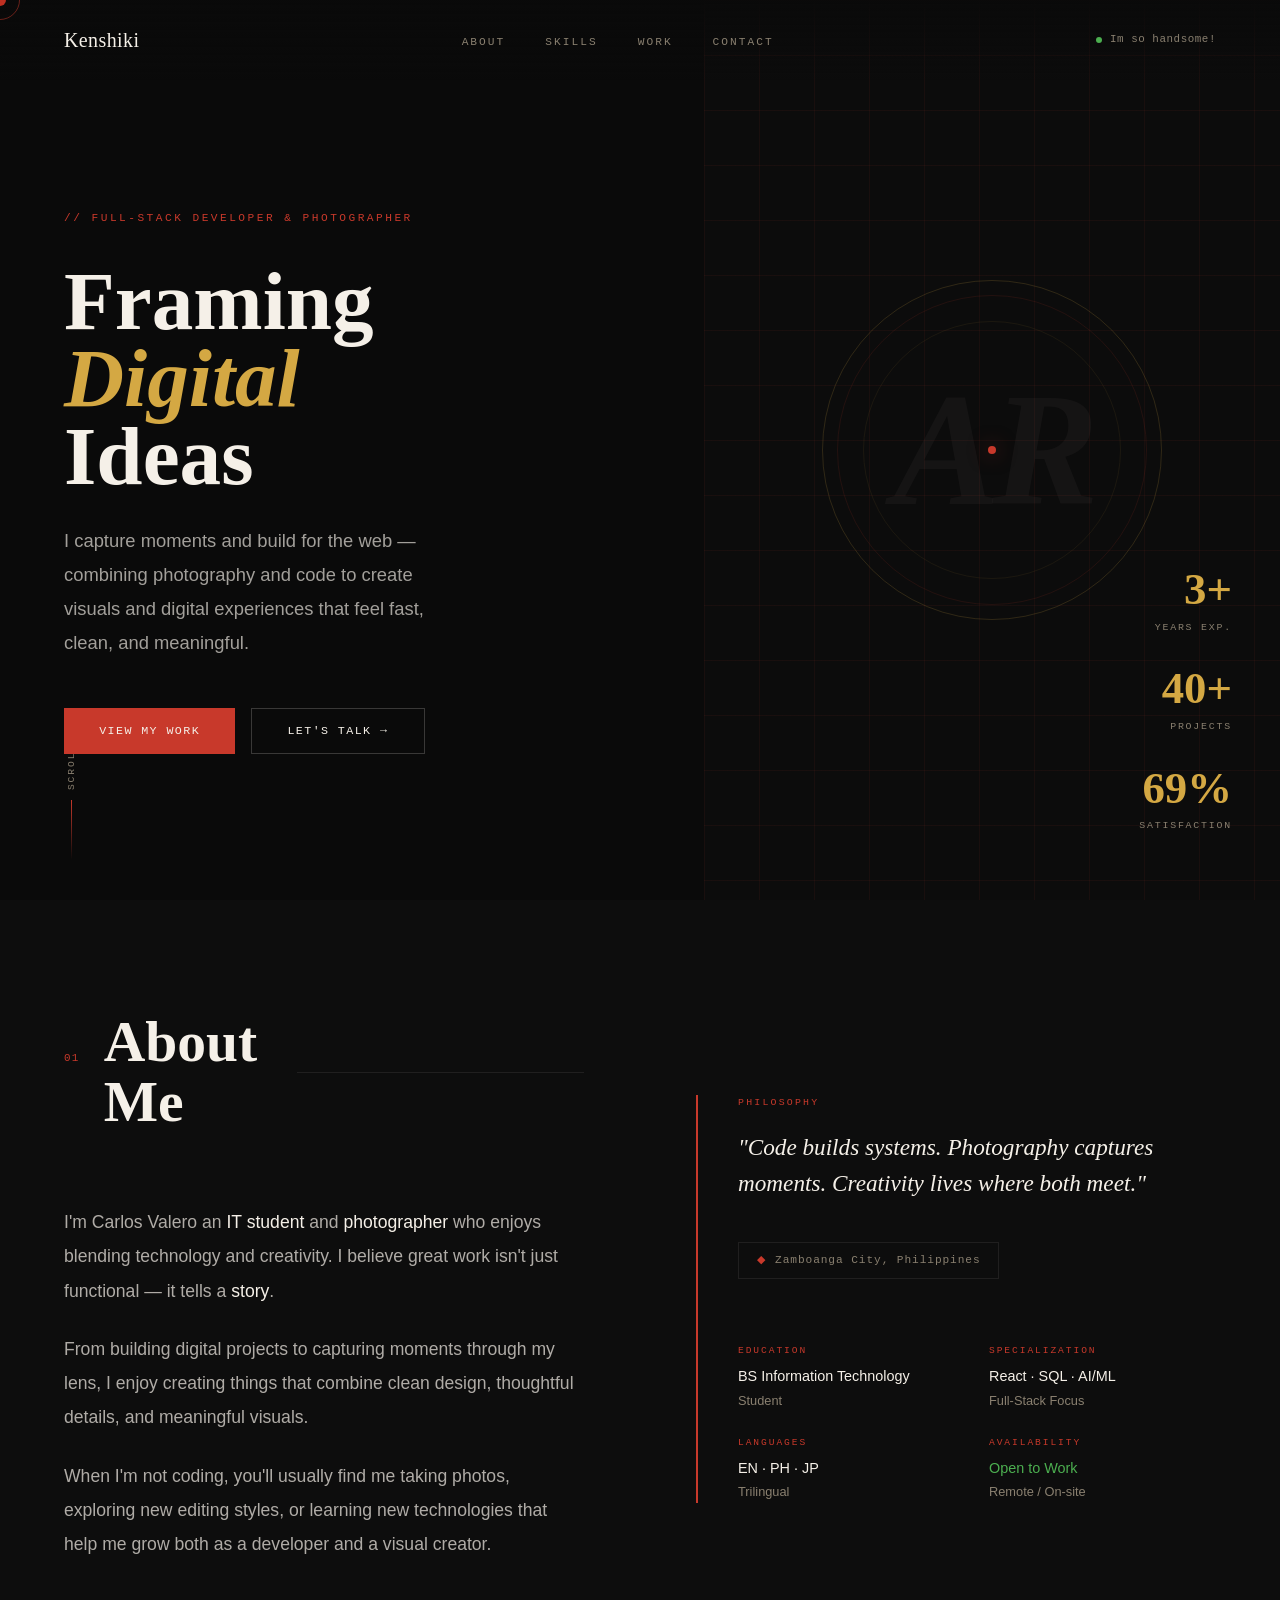
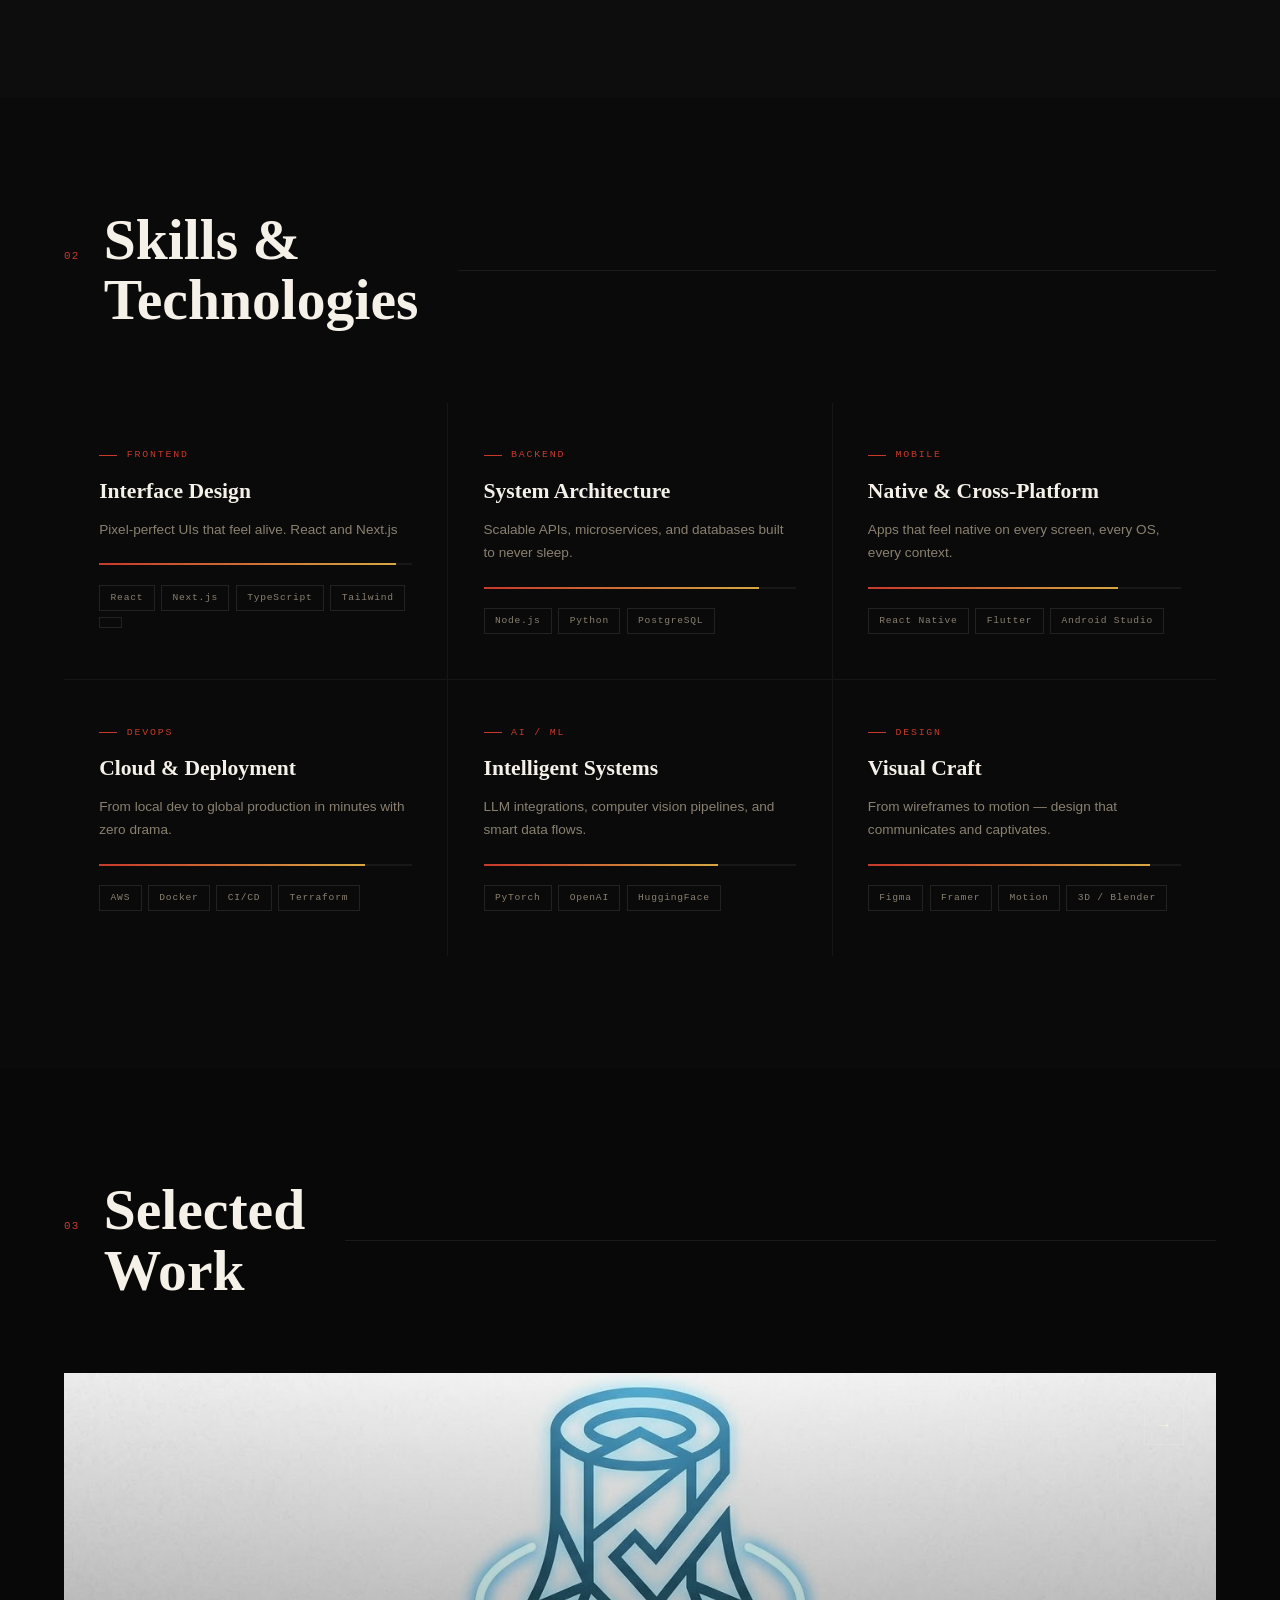
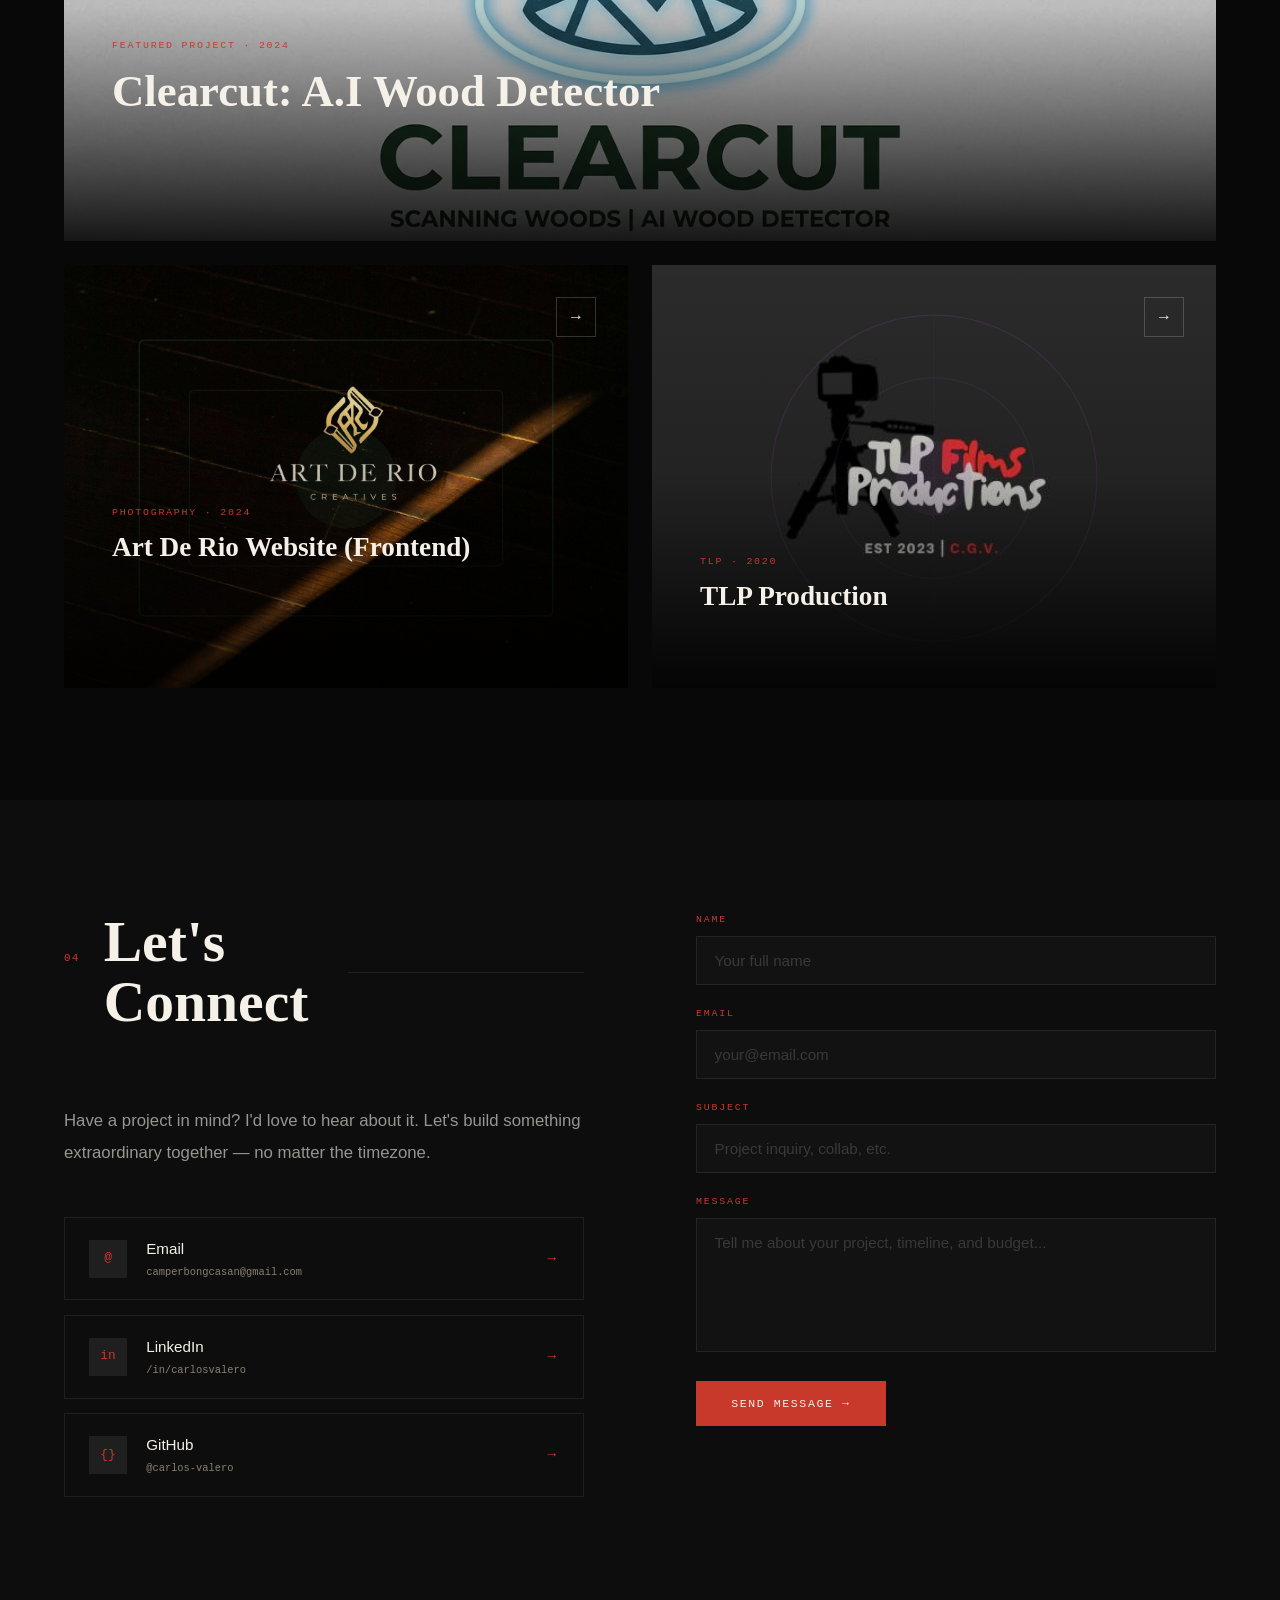
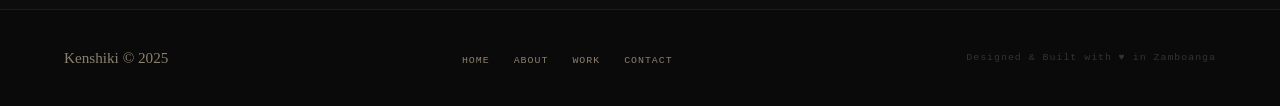
<file: Port/index.html>
<!DOCTYPE html>
<html lang="en">
<head>
<meta charset="UTF-8">
<meta name="viewport" content="width=device-width, initial-scale=1.0">
<title>Carlos Valero — Full-Stack Developer</title>
<link rel="preconnect" href="https://fonts.googleapis.com">
<link rel="preconnect" href="https://fonts.gstatic.com" crossorigin>
<link rel="stylesheet" href="styles.css">
</head>
<body>

<!-- Custom Cursor -->
<div id="cursor"></div>
<div id="cursor-ring"></div>

<!-- Navigation -->
<nav id="navbar">
  <a href="#home" class="nav-logo">Kenshiki</a>
  <ul class="nav-links">
    <li><a href="#about">About</a></li>
    <li><a href="#skills">Skills</a></li>
    <li><a href="#projects">Work</a></li>
    <li><a href="#contact">Contact</a></li>
  </ul>
  <div class="nav-status">
    <div class="status-dot"></div>
    Im so handsome!
  </div>
</nav>

<!-- Hero -->
<section class="hero" id="home">
  <div class="hero-left">
    <span class="hero-label">// Full-Stack Developer &amp; Photographer</span>
    <h1 class="hero-name">
      Framing<br>
      <em>Digital</em><br>
      Ideas 
    </h1>
    <p class="hero-tagline">
      I capture moments and build for the web — combining photography and code to create visuals and digital experiences that feel fast, clean, and meaningful.
    </p>
    <div class="hero-cta">
      <button class="btn-primary" onclick="document.getElementById('projects').scrollIntoView({behavior:'smooth'})">View My Work</button>
      <button class="btn-outline" onclick="document.getElementById('contact').scrollIntoView({behavior:'smooth'})">Let's Talk →</button>
    </div>
  </div>
  <div class="hero-right">
    <div class="hero-grid-bg"></div>
    <div class="hero-orb"></div>
    <div class="hero-monogram">AR</div>
    <div class="hero-dot"></div>
    <div class="hero-stats">
      <div class="stat">
        <span class="stat-num">3+</span>
        <span class="stat-label">Years Exp.</span>
      </div>
      <div class="stat">
        <span class="stat-num">40+</span>
        <span class="stat-label">Projects</span>
      </div>
      <div class="stat">
        <span class="stat-num">69%</span>
        <span class="stat-label">Satisfaction</span>
      </div>
    </div>
  </div>
  <div class="scroll-hint">
    <span>Scroll</span>
    <div class="scroll-line"></div>
  </div>
</section>

<!-- About -->
<section class="about-section section-wrap" id="about">
  <div class="about-body">
    <div class="section-header reveal">
      <span class="section-num">01</span>
      <h2 class="section-title">About<br>Me</h2>
      <div class="section-rule"></div>
    </div>
<p class="reveal" style="transition-delay:0.1s">
  I'm Carlos Valero an <strong>IT student</strong> and <strong>photographer</strong> who enjoys blending technology and creativity. I believe great work isn't just functional — it tells a <strong>story</strong>.
</p>
<p class="reveal" style="transition-delay:0.2s">
  From building digital projects to capturing moments through my lens, I enjoy creating things that combine clean design, thoughtful details, and meaningful visuals.
</p>
<p class="reveal" style="transition-delay:0.3s">
  When I'm not coding, you'll usually find me taking photos, exploring new editing styles, or learning new technologies that help me grow both as a developer and a visual creator.
</p>
  </div>
  <div class="about-sidebar reveal" style="transition-delay:0.2s">
    <div class="sidebar-label">Philosophy</div>
    <p class="sidebar-quote">"Code builds systems. Photography captures moments. Creativity lives where both meet."</p>
    <div class="location-pill"><span class="pin">◆</span> Zamboanga City, Philippines</div>
    <div class="about-meta">
      <div class="meta-item">
        <div class="meta-label">Education</div>
        <div class="meta-val">BS Information Technology</div>
        <div class="meta-sub">Student</div>
      </div>
      <div class="meta-item">
        <div class="meta-label">Specialization</div>
        <div class="meta-val">React · SQL · AI/ML</div>
        <div class="meta-sub">Full-Stack Focus</div>
      </div>
      <div class="meta-item">
        <div class="meta-label">Languages</div>
        <div class="meta-val">EN · PH · JP</div>
        <div class="meta-sub">Trilingual</div>
      </div>
      <div class="meta-item">
        <div class="meta-label">Availability</div>
        <div class="meta-val" style="color:#4caf50">Open to Work</div>
        <div class="meta-sub">Remote / On-site</div>
      </div>
    </div>
  </div>
</section>

<!-- Skills -->
<section class="skills-section section-wrap" id="skills">
  <div class="section-header reveal">
    <span class="section-num">02</span>
    <h2 class="section-title">Skills &amp;<br>Technologies</h2>
    <div class="section-rule"></div>
  </div>
  <div class="skills-grid">

    <div class="skill-card reveal">
      <div class="skill-eyebrow">Frontend</div>
      <div class="skill-name">Interface Design</div>
      <p class="skill-desc">Pixel-perfect UIs that feel alive. React and Next.js</p>
      <div class="skill-progress"><div class="skill-bar" data-level="0.95"></div></div>
      <div class="skill-tags">
        <span class="tag">React</span><span class="tag">Next.js</span><span class="tag">TypeScript</span><span class="tag">Tailwind</span><span class="tag"></span>
      </div>
    </div>

    <div class="skill-card reveal" style="transition-delay:0.08s">
      <div class="skill-eyebrow">Backend</div>
      <div class="skill-name">System Architecture</div>
      <p class="skill-desc">Scalable APIs, microservices, and databases built to never sleep.</p>
      <div class="skill-progress"><div class="skill-bar" data-level="0.88"></div></div>
      <div class="skill-tags">
        <span class="tag">Node.js</span><span class="tag">Python</span><span class="tag">PostgreSQL</span>
      </div>
    </div>

    <div class="skill-card reveal" style="transition-delay:0.16s">
      <div class="skill-eyebrow">Mobile</div>
      <div class="skill-name">Native & Cross-Platform</div>
      <p class="skill-desc">Apps that feel native on every screen, every OS, every context.</p>
      <div class="skill-progress"><div class="skill-bar" data-level="0.80"></div></div>
      <div class="skill-tags">
        <span class="tag">React Native</span><span class="tag">Flutter</span><span class="tag">Android Studio</span>
      </div>
    </div>

    <div class="skill-card reveal" style="transition-delay:0.24s">
      <div class="skill-eyebrow">DevOps</div>
      <div class="skill-name">Cloud & Deployment</div>
      <p class="skill-desc">From local dev to global production in minutes with zero drama.</p>
      <div class="skill-progress"><div class="skill-bar" data-level="0.85"></div></div>
      <div class="skill-tags">
        <span class="tag">AWS</span><span class="tag">Docker</span><span class="tag">CI/CD</span><span class="tag">Terraform</span>
      </div>
    </div>

    <div class="skill-card reveal" style="transition-delay:0.32s">
      <div class="skill-eyebrow">AI / ML</div>
      <div class="skill-name">Intelligent Systems</div>
      <p class="skill-desc">LLM integrations, computer vision pipelines, and smart data flows.</p>
      <div class="skill-progress"><div class="skill-bar" data-level="0.75"></div></div>
      <div class="skill-tags">
        <span class="tag">PyTorch</span><span class="tag">OpenAI</span><span class="tag">HuggingFace</span>
      </div>
    </div>

    <div class="skill-card reveal" style="transition-delay:0.40s">
      <div class="skill-eyebrow">Design</div>
      <div class="skill-name">Visual Craft</div>
      <p class="skill-desc">From wireframes to motion — design that communicates and captivates.</p>
      <div class="skill-progress"><div class="skill-bar" data-level="0.90"></div></div>
      <div class="skill-tags">
        <span class="tag">Figma</span><span class="tag">Framer</span><span class="tag">Motion</span><span class="tag">3D / Blender</span>
      </div>
    </div>

  </div>
</section>

<!-- Projects -->
<section class="projects-section section-wrap" id="projects">
  <div class="section-header reveal">
    <span class="section-num">03</span>
    <h2 class="section-title">Selected<br>Work</h2>
    <div class="section-rule"></div>
  </div>
  <div class="projects-grid">

    <!-- Featured -->
    <div class="project-card featured reveal">
      <div class="proj-bg bg-1" style="background-image: url('unnamed.jpg'); background-size: cover; background-position: center;">
      </div>
      <div class="proj-overlay"></div>
      <div class="proj-content">
        <div class="proj-tag">Featured Project · 2024</div>
        <h3 class="proj-title">Clearcut: A.I Wood Detector</h3>
        <p class="proj-desc">AI-powered wood detection and scanning system. Advanced computer vision technology that identifies wood types and quality in real-time, revolutionizing forestry and lumber industry workflows with precision and speed.</p>
      </div>
      <div class="proj-arrow">→</div>
    </div>

    <!-- Card 2 -->
    <div class="project-card reveal" style="transition-delay:0.1s">
      <div class="proj-bg bg-2" style="background-image: url('art.jpg'); background-size: cover; background-position: center;">
        <svg class="proj-geo" viewBox="0 0 450 340" preserveAspectRatio="xMidYMid slice" xmlns="http://www.w3.org/2000/svg">
          <rect x="60" y="60" width="330" height="220" rx="4" fill="none" stroke="rgba(80,180,120,0.18)" stroke-width="1"/>
          <rect x="100" y="100" width="250" height="140" rx="4" fill="none" stroke="rgba(80,180,120,0.10)" stroke-width="1"/>
          <circle cx="225" cy="170" r="40" fill="rgba(80,180,120,0.08)"/>
        </svg>
      </div>
      <div class="proj-overlay"></div>
      <div class="proj-content">
        <div class="proj-tag">Photography · 2024</div>
        <h3 class="proj-title">Art De Rio Website (Frontend)</h3>
        <p class="proj-desc">Art De Rio is a photography service that captures moments, emotions, and stories through the lens—turning everyday scenes into timeless visual memories.</p>
      </div>
      <div class="proj-arrow">→</div>
    </div>

    <!-- Card 3 -->
    <div class="project-card reveal" style="transition-delay:0.2s">
      <div class="proj-bg bg-3" style="background-image: url('tlp.jpg'); background-size: cover; background-position: center;">
        <svg class="proj-geo" viewBox="0 0 450 340" preserveAspectRatio="xMidYMid slice" xmlns="http://www.w3.org/2000/svg">
          <circle cx="225" cy="170" r="130" fill="none" stroke="rgba(160,80,200,0.18)" stroke-width="1"/>
          <circle cx="225" cy="170" r="80"  fill="none" stroke="rgba(160,80,200,0.12)" stroke-width="1"/>
          <circle cx="225" cy="170" r="30"  fill="rgba(160,80,200,0.10)"/>
          <line x1="225" y1="40"  x2="225" y2="300" stroke="rgba(160,80,200,0.06)" stroke-width="1"/>
          <line x1="95"  y1="170" x2="355" y2="170" stroke="rgba(160,80,200,0.06)" stroke-width="1"/>
        </svg>
      </div>
      <div class="proj-overlay"></div>
      <div class="proj-content">
        <div class="proj-tag">TLP · 2020</div>
        <h3 class="proj-title">TLP Production</h3>
        <p class="proj-desc">Photo and Videography artworks</p>
      </div>
      <div class="proj-arrow">→</div>
    </div>

  </div>
</section>

<!-- Contact -->
<section class="contact-section section-wrap" id="contact">
  <div>
    <div class="section-header reveal">
      <span class="section-num">04</span>
      <h2 class="section-title">Let's<br>Connect</h2>
      <div class="section-rule"></div>
    </div>
    <p class="contact-intro reveal" style="transition-delay:0.1s">
      Have a project in mind? I'd love to hear about it. Let's build something extraordinary together — no matter the timezone.
    </p>
    <div class="contact-links reveal" style="transition-delay:0.2s">
      <a class="contact-link" href="mailto:camperbongcasan@gmail.com">
        <div class="link-icon">@</div>
        <div class="link-info">
          <div class="link-name">Email</div>
          <div class="link-val">camperbongcasan@gmail.com</div>
        </div>
        <span class="link-arr">→</span>
      </a>
      <a class="contact-link" href="#">
        <div class="link-icon">in</div>
        <div class="link-info">
          <div class="link-name">LinkedIn</div>
          <div class="link-val">/in/carlosvalero</div>
        </div>
        <span class="link-arr">→</span>
      </a>
      <a class="contact-link" href="#">
        <div class="link-icon">{}</div>
        <div class="link-info">
          <div class="link-name">GitHub</div>
          <div class="link-val">@carlos-valero</div>
        </div>
        <span class="link-arr">→</span>
      </a>
    </div>
  </div>

  <div class="contact-form reveal" style="transition-delay:0.15s">
    <div class="form-group">
      <label for="name">Name</label>
      <input type="text" id="name" placeholder="Your full name">
    </div>
    <div class="form-group">
      <label for="email">Email</label>
      <input type="email" id="email" placeholder="your@email.com">
    </div>
    <div class="form-group">
      <label for="subject">Subject</label>
      <input type="text" id="subject" placeholder="Project inquiry, collab, etc.">
    </div>
    <div class="form-group">
      <label for="message">Message</label>
      <textarea id="message" rows="6" placeholder="Tell me about your project, timeline, and budget..."></textarea>
    </div>
    <button class="submit-btn" onclick="handleSubmit()">Send Message →</button>
  </div>
</section>

<!-- Footer -->
<footer>
  <div class="footer-brand">Kenshiki © 2025</div>
  <ul class="footer-links">
    <li><a href="#home">Home</a></li>
    <li><a href="#about">About</a></li>
    <li><a href="#projects">Work</a></li>
    <li><a href="#contact">Contact</a></li>
  </ul>
  <div class="footer-copy">Designed &amp; Built with ♥ in Zamboanga</div>
</footer>

<script>
  /* ── Custom Cursor ── */
  const cursor = document.getElementById('cursor');
  const ring   = document.getElementById('cursor-ring');
  let mx = 0, my = 0, rx = 0, ry = 0;

  document.addEventListener('mousemove', e => {
    mx = e.clientX; my = e.clientY;
    cursor.style.left = mx + 'px';
    cursor.style.top  = my + 'px';
  });

  (function animateRing() {
    rx += (mx - rx) * 0.13;
    ry += (my - ry) * 0.13;
    ring.style.left = rx + 'px';
    ring.style.top  = ry + 'px';
    requestAnimationFrame(animateRing);
  })();

  const hoverTargets = document.querySelectorAll('button, a, .project-card, .skill-card, .contact-link, input, textarea');
  hoverTargets.forEach(el => {
    el.addEventListener('mouseenter', () => { cursor.classList.add('hover'); ring.classList.add('hover'); });
    el.addEventListener('mouseleave', () => { cursor.classList.remove('hover'); ring.classList.remove('hover'); });
  });

  /* ── Navbar scroll ── */
  const navbar = document.getElementById('navbar');
  window.addEventListener('scroll', () => {
    navbar.classList.toggle('scrolled', window.scrollY > 60);
  });

  /* ── Intersection Observer: reveals + skill bars ── */
  const revealObs = new IntersectionObserver(entries => {
    entries.forEach(entry => {
      if (entry.isIntersecting) {
        entry.target.classList.add('visible');
        // animate skill bars inside revealed skill cards
        const bar = entry.target.querySelector('.skill-bar');
        if (bar) {
          const level = parseFloat(bar.dataset.level);
          bar.style.width = (level * 100) + '%';
          setTimeout(() => bar.classList.add('visible'), 100);
        }
        revealObs.unobserve(entry.target);
      }
    });
  }, { threshold: 0.18 });

  document.querySelectorAll('.reveal, .skill-card').forEach(el => revealObs.observe(el));

  /* ── Set skill bar widths before animation ��─ */
  document.querySelectorAll('.skill-bar').forEach(bar => {
    bar.style.width = (parseFloat(bar.dataset.level) * 100) + '%';
  });

  /* ── Contact form ── */
  function handleSubmit() {
    const name    = document.getElementById('name').value.trim();
    const email   = document.getElementById('email').value.trim();
    const message = document.getElementById('message').value.trim();
    if (!name || !email || !message) {
      alert('Please fill in your name, email, and message.');
      return;
    }
    const btn = document.querySelector('.submit-btn');
    btn.textContent = 'Sent! ✓';
    btn.style.background = '#4caf50';
    btn.style.boxShadow = '0 8px 24px rgba(76,175,80,0.35)';
    setTimeout(() => {
      btn.textContent = 'Send Message →';
      btn.style.background = '';
      btn.style.boxShadow = '';
    }, 3000);
  }
</script>
</body>
</html>
</file>
<file: Port/styles.css>
/* ── Reset & Base ── */
*, *::before, *::after { margin: 0; padding: 0; box-sizing: border-box; }

:root {
  --ink: #0a0a0a;
  --ink-2: #0d0d0d;
  --ink-3: #111111;
  --paper: #f5f0e8;
  --cream: #ede8de;
  --accent: #c8392b;
  --accent-dim: rgba(200, 57, 43, 0.15);
  --gold: #d4a843;
  --gold-dim: rgba(212, 168, 67, 0.12);
  --muted: #8a8070;
  --muted-dim: rgba(245, 240, 232, 0.08);
  --border: rgba(245, 240, 232, 0.08);
  --serif: 'Playfair Display', Georgia, serif;
  --mono: 'DM Mono', 'Courier New', monospace;
  --sans: 'Outfit', sans-serif;
}

html { scroll-behavior: smooth; }

body {
  background: var(--ink);
  color: var(--paper);
  font-family: var(--sans);
  overflow-x: hidden;
  cursor: none;
  line-height: 1.6;
}

/* ── Custom Cursor ── */
#cursor {
  position: fixed;
  width: 12px;
  height: 12px;
  background: var(--accent);
  border-radius: 50%;
  pointer-events: none;
  z-index: 9999;
  transform: translate(-50%, -50%);
  transition: width 0.3s, height 0.3s, background 0.3s;
  mix-blend-mode: difference;
}

#cursor-ring {
  position: fixed;
  width: 40px;
  height: 40px;
  border: 1px solid rgba(200, 57, 43, 0.5);
  border-radius: 50%;
  pointer-events: none;
  z-index: 9998;
  transform: translate(-50%, -50%);
  transition: width 0.3s, height 0.3s;
}

#cursor.hover { width: 20px; height: 20px; }
#cursor-ring.hover { width: 60px; height: 60px; }

/* ── Navigation ── */
nav {
  position: fixed;
  top: 0; left: 0; right: 0;
  z-index: 100;
  padding: 1.5rem 4rem;
  display: flex;
  justify-content: space-between;
  align-items: center;
  background: linear-gradient(to bottom, rgba(10,10,10,0.97) 0%, transparent 100%);
  transition: background 0.3s;
}

nav.scrolled {
  background: rgba(10, 10, 10, 0.97);
  border-bottom: 1px solid var(--border);
}

.nav-logo {
  font-family: var(--serif);
  font-size: 1.25rem;
  letter-spacing: 0.02em;
  color: var(--paper);
  text-decoration: none;
}

.nav-links {
  display: flex;
  gap: 2.5rem;
  list-style: none;
}

.nav-links a {
  font-family: var(--mono);
  font-size: 0.7rem;
  letter-spacing: 0.18em;
  text-transform: uppercase;
  color: var(--muted);
  text-decoration: none;
  transition: color 0.3s;
  cursor: none;
}

.nav-links a:hover { color: var(--accent); }

.nav-status {
  display: flex;
  align-items: center;
  gap: 0.5rem;
  font-family: var(--mono);
  font-size: 0.68rem;
  color: var(--muted);
  letter-spacing: 0.05em;
}

.status-dot {
  width: 6px; height: 6px;
  background: #4caf50;
  border-radius: 50%;
  animation: pulse-dot 2.5s ease-in-out infinite;
}

@keyframes pulse-dot {
  0%, 100% { opacity: 1; transform: scale(1); }
  50% { opacity: 0.4; transform: scale(1.4); }
}

/* ── Hero ── */
.hero {
  min-height: 100vh;
  display: grid;
  grid-template-columns: 55% 45%;
  position: relative;
  overflow: hidden;
}

.hero-left {
  padding: 9rem 4rem 5rem;
  display: flex;
  flex-direction: column;
  justify-content: center;
  position: relative;
  z-index: 2;
}

.hero-label {
  font-family: var(--mono);
  font-size: 0.7rem;
  letter-spacing: 0.22em;
  color: var(--accent);
  text-transform: uppercase;
  margin-bottom: 2.2rem;
  opacity: 0;
  animation: fade-up 0.9s 0.3s ease forwards;
}

.hero-name {
  font-family: var(--serif);
  font-size: clamp(3.8rem, 6.5vw, 6rem);
  font-weight: 900;
  line-height: 0.93;
  margin-bottom: 1.8rem;
  opacity: 0;
  animation: fade-up 0.9s 0.5s ease forwards;
}

.hero-name em {
  font-style: italic;
  color: var(--gold);
}

.hero-tagline {
  font-family: var(--sans);
  font-weight: 200;
  font-size: 1.15rem;
  color: rgba(245, 240, 232, 0.65);
  line-height: 1.85;
  max-width: 400px;
  margin-bottom: 3rem;
  opacity: 0;
  animation: fade-up 0.9s 0.7s ease forwards;
}

.hero-cta {
  display: flex;
  gap: 1rem;
  opacity: 0;
  animation: fade-up 0.9s 0.9s ease forwards;
}

.btn-primary {
  background: var(--accent);
  color: var(--paper);
  padding: 0.95rem 2.2rem;
  font-family: var(--mono);
  font-size: 0.73rem;
  letter-spacing: 0.12em;
  text-transform: uppercase;
  border: none;
  cursor: none;
  transition: transform 0.2s, box-shadow 0.3s;
}

.btn-primary:hover {
  transform: translateY(-3px);
  box-shadow: 0 12px 32px rgba(200, 57, 43, 0.45);
}

.btn-outline {
  border: 1px solid rgba(245, 240, 232, 0.2);
  color: var(--paper);
  padding: 0.95rem 2.2rem;
  font-family: var(--mono);
  font-size: 0.73rem;
  letter-spacing: 0.12em;
  text-transform: uppercase;
  background: transparent;
  cursor: none;
  transition: border-color 0.3s, background 0.3s;
}

.btn-outline:hover {
  border-color: var(--paper);
  background: rgba(245, 240, 232, 0.04);
}

/* ── Hero Right Visual ── */
.hero-right {
  position: relative;
  overflow: hidden;
  background: #0c0c0c;
}

.hero-grid-bg {
  position: absolute;
  inset: 0;
  background-image:
    linear-gradient(rgba(200, 57, 43, 0.07) 1px, transparent 1px),
    linear-gradient(90deg, rgba(200, 57, 43, 0.07) 1px, transparent 1px);
  background-size: 55px 55px;
  animation: grid-scroll 25s linear infinite;
}

@keyframes grid-scroll {
  0% { transform: translateY(0); }
  100% { transform: translateY(55px); }
}

.hero-orb {
  position: absolute;
  top: 50%; left: 50%;
  width: 340px; height: 340px;
  border: 1px solid rgba(212, 168, 67, 0.18);
  border-radius: 50%;
  transform: translate(-50%, -50%);
  animation: orbit 35s linear infinite;
}

.hero-orb::before {
  content: '';
  position: absolute;
  inset: 14px;
  border: 1px solid rgba(200, 57, 43, 0.12);
  border-radius: 50%;
}

.hero-orb::after {
  content: '';
  position: absolute;
  inset: 40px;
  border: 1px solid rgba(212, 168, 67, 0.08);
  border-radius: 50%;
}

@keyframes orbit {
  from { transform: translate(-50%, -50%) rotate(0deg); }
  to   { transform: translate(-50%, -50%) rotate(360deg); }
}

.hero-monogram {
  position: absolute;
  top: 50%; left: 50%;
  transform: translate(-50%, -50%);
  font-family: var(--serif);
  font-size: 10rem;
  font-weight: 900;
  font-style: italic;
  color: rgba(245, 240, 232, 0.04);
  letter-spacing: -0.05em;
  user-select: none;
}

.hero-dot {
  position: absolute;
  top: 50%; left: 50%;
  width: 8px; height: 8px;
  background: var(--accent);
  border-radius: 50%;
  transform: translate(-50%, -50%);
  box-shadow: 0 0 20px rgba(200, 57, 43, 0.6);
  animation: dot-pulse 3s ease-in-out infinite;
}

@keyframes dot-pulse {
  0%, 100% { box-shadow: 0 0 20px rgba(200, 57, 43, 0.6); }
  50% { box-shadow: 0 0 40px rgba(200, 57, 43, 0.9), 0 0 80px rgba(200, 57, 43, 0.3); }
}

.hero-stats {
  position: absolute;
  bottom: 4rem; right: 3rem;
  display: flex;
  flex-direction: column;
  gap: 1.8rem;
  opacity: 0;
  animation: fade-in 1s 1.3s ease forwards;
}

.stat { text-align: right; }
.stat-num {
  display: block;
  font-family: var(--serif);
  font-size: 2.8rem;
  font-weight: 700;
  color: var(--gold);
  line-height: 1;
}
.stat-label {
  font-family: var(--mono);
  font-size: 0.62rem;
  letter-spacing: 0.18em;
  color: var(--muted);
  text-transform: uppercase;
}

.scroll-hint {
  position: absolute;
  bottom: 2.5rem;
  left: 4rem;
  display: flex;
  flex-direction: column;
  align-items: center;
  gap: 0.6rem;
  opacity: 0;
  animation: fade-in 1s 1.6s ease forwards;
}

.scroll-hint span {
  font-family: var(--mono);
  font-size: 0.6rem;
  letter-spacing: 0.2em;
  color: var(--muted);
  text-transform: uppercase;
  writing-mode: vertical-rl;
  transform: rotate(180deg);
}

.scroll-line {
  width: 1px; height: 60px;
  background: linear-gradient(to bottom, var(--accent), transparent);
  animation: scroll-anim 2s ease-in-out infinite;
}

@keyframes scroll-anim {
  0%, 100% { opacity: 0.3; transform: scaleY(1); transform-origin: top; }
  50% { opacity: 1; }
}

/* ── Section Shared ── */
.section-wrap { padding: 7rem 4rem; }

.section-header {
  display: flex;
  align-items: baseline;
  gap: 1.5rem;
  margin-bottom: 4.5rem;
}

.section-num {
  font-family: var(--mono);
  font-size: 0.68rem;
  color: var(--accent);
  letter-spacing: 0.12em;
  flex-shrink: 0;
}

.section-title {
  font-family: var(--serif);
  font-size: clamp(2.4rem, 4.5vw, 3.8rem);
  font-weight: 700;
  line-height: 1.05;
  flex-shrink: 0;
}

.section-rule {
  flex: 1;
  height: 1px;
  background: var(--border);
  margin-left: 1rem;
  align-self: center;
}

/* ── About ── */
.about-section {
  background: var(--ink-2);
  display: grid;
  grid-template-columns: 1fr 1fr;
  gap: 7rem;
  align-items: center;
}

.about-body p {
  font-family: var(--sans);
  font-weight: 300;
  font-size: 1.1rem;
  line-height: 1.95;
  color: rgba(245, 240, 232, 0.7);
  margin-bottom: 1.5rem;
}

.about-body p strong {
  color: var(--paper);
  font-weight: 500;
}

.about-sidebar {
  border-left: 2px solid var(--accent);
  padding-left: 2.5rem;
}

.sidebar-label {
  font-family: var(--mono);
  font-size: 0.62rem;
  letter-spacing: 0.22em;
  color: var(--accent);
  text-transform: uppercase;
  margin-bottom: 1.2rem;
}

.sidebar-quote {
  font-family: var(--serif);
  font-size: 1.45rem;
  font-style: italic;
  line-height: 1.55;
  color: var(--paper);
  margin-bottom: 2.5rem;
}

.location-pill {
  display: inline-flex;
  align-items: center;
  gap: 0.6rem;
  font-family: var(--mono);
  font-size: 0.7rem;
  letter-spacing: 0.08em;
  color: var(--muted);
  border: 1px solid var(--border);
  padding: 0.55rem 1.1rem;
  margin-bottom: 2rem;
}

.location-pill .pin { color: var(--accent); }

.about-meta {
  display: grid;
  grid-template-columns: 1fr 1fr;
  gap: 1.5rem;
  margin-top: 2rem;
}

.meta-item .meta-label {
  font-family: var(--mono);
  font-size: 0.6rem;
  letter-spacing: 0.2em;
  color: var(--accent);
  text-transform: uppercase;
  margin-bottom: 0.4rem;
}

.meta-item .meta-val {
  font-size: 0.9rem;
  color: var(--paper);
  font-weight: 400;
}

.meta-item .meta-sub {
  font-size: 0.8rem;
  color: var(--muted);
  margin-top: 0.15rem;
}

/* ── Skills ── */
.skills-section { background: var(--ink); }

.skills-grid {
  display: grid;
  grid-template-columns: repeat(3, 1fr);
  gap: 1px;
  background: rgba(245, 240, 232, 0.05);
}

.skill-card {
  background: var(--ink);
  padding: 2.8rem 2.2rem;
  transition: background 0.35s;
  position: relative;
  overflow: hidden;
}

.skill-card::after {
  content: '';
  position: absolute;
  bottom: 0; left: 0;
  width: 0; height: 2px;
  background: linear-gradient(to right, var(--accent), var(--gold));
  transition: width 0.4s ease;
}

.skill-card:hover { background: #0f0f0f; }
.skill-card:hover::after { width: 100%; }

.skill-eyebrow {
  font-family: var(--mono);
  font-size: 0.62rem;
  letter-spacing: 0.18em;
  color: var(--accent);
  text-transform: uppercase;
  margin-bottom: 1rem;
  display: flex;
  align-items: center;
  gap: 0.6rem;
}

.skill-eyebrow::before {
  content: '';
  width: 18px; height: 1px;
  background: var(--accent);
  flex-shrink: 0;
}

.skill-name {
  font-family: var(--serif);
  font-size: 1.35rem;
  font-weight: 700;
  margin-bottom: 0.8rem;
  line-height: 1.2;
}

.skill-desc {
  font-size: 0.85rem;
  color: var(--muted);
  line-height: 1.7;
}

.skill-progress {
  margin-top: 1.4rem;
  height: 2px;
  background: rgba(245, 240, 232, 0.06);
  position: relative;
  overflow: hidden;
}

.skill-bar {
  height: 100%;
  background: linear-gradient(to right, var(--accent), var(--gold));
  transform: scaleX(0);
  transform-origin: left;
  transition: transform 1.2s cubic-bezier(0.25, 1, 0.5, 1);
}

.skill-bar.visible { transform: scaleX(1); }

.skill-tags {
  display: flex;
  flex-wrap: wrap;
  gap: 0.4rem;
  margin-top: 1.2rem;
}

.tag {
  font-family: var(--mono);
  font-size: 0.6rem;
  letter-spacing: 0.08em;
  padding: 0.28rem 0.65rem;
  border: 1px solid rgba(245, 240, 232, 0.1);
  color: var(--muted);
  transition: border-color 0.2s, color 0.2s;
}

.skill-card:hover .tag {
  border-color: rgba(200, 57, 43, 0.3);
  color: rgba(245, 240, 232, 0.7);
}

/* ── Projects ── */
.projects-section { background: #080808; }

.projects-grid {
  display: grid;
  grid-template-columns: 1fr 1fr;
  gap: 1.5rem;
}

.project-card {
  position: relative;
  overflow: hidden;
  cursor: none;
}

.project-card.featured {
  grid-column: span 2;
  aspect-ratio: 16 / 6.5;
}

.project-card:not(.featured) {
  aspect-ratio: 4 / 3;
}

.proj-bg {
  position: absolute;
  inset: 0;
  transition: transform 0.7s cubic-bezier(0.25, 1, 0.5, 1);
}

.project-card:hover .proj-bg { transform: scale(1.06); }

.bg-1 { background: linear-gradient(145deg, #150806 0%, #2a1508 45%, #141428 100%); }
.bg-2 { background: linear-gradient(145deg, #06100a 0%, #081525 100%); }
.bg-3 { background: linear-gradient(145deg, #10061a 0%, #200824 100%); }

.proj-geo {
  position: absolute;
  inset: 0;
  opacity: 1;
}

.proj-overlay {
  position: absolute;
  inset: 0;
  background: linear-gradient(to top, rgba(0,0,0,0.9) 0%, rgba(0,0,0,0.2) 50%, transparent 100%);
}

.proj-content {
  position: absolute;
  inset: 0;
  padding: 2.5rem 3rem;
  display: flex;
  flex-direction: column;
  justify-content: flex-end;
  z-index: 2;
}

.proj-tag {
  font-family: var(--mono);
  font-size: 0.62rem;
  letter-spacing: 0.18em;
  color: var(--accent);
  text-transform: uppercase;
  margin-bottom: 0.8rem;
}

.proj-title {
  font-family: var(--serif);
  font-weight: 700;
  line-height: 1.1;
  margin-bottom: 0.7rem;
}

.featured .proj-title { font-size: 2.8rem; }
.project-card:not(.featured) .proj-title { font-size: 1.7rem; }

.proj-desc {
  font-family: var(--sans);
  font-weight: 300;
  font-size: 0.9rem;
  color: rgba(245, 240, 232, 0.6);
  line-height: 1.7;
  max-width: 520px;
  opacity: 0;
  transform: translateY(10px);
  transition: opacity 0.35s, transform 0.35s;
}

.project-card:hover .proj-desc {
  opacity: 1;
  transform: translateY(0);
}

.proj-arrow {
  position: absolute;
  top: 2rem; right: 2rem;
  width: 40px; height: 40px;
  border: 1px solid rgba(245, 240, 232, 0.2);
  display: flex;
  align-items: center;
  justify-content: center;
  font-size: 1rem;
  z-index: 3;
  transition: background 0.3s, border-color 0.3s, transform 0.3s;
}

.project-card:hover .proj-arrow {
  background: var(--accent);
  border-color: var(--accent);
  transform: rotate(45deg);
}

/* ── Contact ── */
.contact-section {
  background: var(--ink-2);
  display: grid;
  grid-template-columns: 1fr 1fr;
  gap: 7rem;
  align-items: start;
}

.contact-intro {
  font-family: var(--sans);
  font-weight: 300;
  font-size: 1.05rem;
  color: rgba(245, 240, 232, 0.6);
  line-height: 1.9;
  margin-bottom: 3rem;
}

.contact-links { display: flex; flex-direction: column; gap: 0.9rem; }

.contact-link {
  display: flex;
  align-items: center;
  gap: 1.2rem;
  padding: 1.2rem 1.5rem;
  border: 1px solid var(--border);
  text-decoration: none;
  color: var(--paper);
  cursor: none;
  transition: border-color 0.3s, background 0.3s;
}

.contact-link:hover {
  border-color: rgba(200, 57, 43, 0.5);
  background: rgba(200, 57, 43, 0.04);
}

.link-icon {
  width: 38px; height: 38px;
  background: var(--muted-dim);
  display: flex;
  align-items: center;
  justify-content: center;
  font-family: var(--mono);
  font-size: 0.8rem;
  color: var(--accent);
  flex-shrink: 0;
}

.link-info { flex: 1; }
.link-name { font-weight: 400; font-size: 0.95rem; }
.link-val { font-family: var(--mono); font-size: 0.65rem; color: var(--muted); margin-top: 0.15rem; }
.link-arr { color: var(--accent); font-size: 0.9rem; }

/* ── Form ── */
.contact-form { display: flex; flex-direction: column; gap: 1.3rem; }

.form-group { display: flex; flex-direction: column; gap: 0.5rem; }

.form-group label {
  font-family: var(--mono);
  font-size: 0.62rem;
  letter-spacing: 0.18em;
  color: var(--accent);
  text-transform: uppercase;
}

.form-group input,
.form-group textarea {
  background: rgba(245, 240, 232, 0.02);
  border: 1px solid var(--border);
  border-radius: 0;
  color: var(--paper);
  font-family: var(--sans);
  font-size: 0.95rem;
  font-weight: 300;
  padding: 0.95rem 1.1rem;
  outline: none;
  transition: border-color 0.3s;
  cursor: none;
  resize: none;
  width: 100%;
}

.form-group input::placeholder,
.form-group textarea::placeholder { color: rgba(245, 240, 232, 0.18); }

.form-group input:focus,
.form-group textarea:focus { border-color: rgba(200, 57, 43, 0.55); }

.submit-btn {
  align-self: flex-start;
  margin-top: 0.5rem;
  background: var(--accent);
  color: var(--paper);
  border: none;
  padding: 1rem 2.2rem;
  font-family: var(--mono);
  font-size: 0.72rem;
  letter-spacing: 0.14em;
  text-transform: uppercase;
  cursor: none;
  transition: transform 0.2s, box-shadow 0.3s;
}

.submit-btn:hover {
  transform: translateY(-3px);
  box-shadow: 0 10px 30px rgba(200, 57, 43, 0.35);
}

/* ── Footer ── */
footer {
  background: var(--ink);
  border-top: 1px solid var(--border);
  padding: 2.2rem 4rem;
  display: flex;
  justify-content: space-between;
  align-items: center;
}

.footer-brand {
  font-family: var(--serif);
  font-size: 0.95rem;
  color: var(--muted);
}

.footer-copy {
  font-family: var(--mono);
  font-size: 0.62rem;
  color: rgba(245, 240, 232, 0.18);
  letter-spacing: 0.1em;
}

.footer-links {
  display: flex;
  gap: 1.5rem;
  list-style: none;
}

.footer-links a {
  font-family: var(--mono);
  font-size: 0.62rem;
  color: var(--muted);
  text-decoration: none;
  letter-spacing: 0.1em;
  text-transform: uppercase;
  transition: color 0.3s;
  cursor: none;
}

.footer-links a:hover { color: var(--accent); }

/* ── Animations ── */
@keyframes fade-up {
  from { opacity: 0; transform: translateY(22px); }
  to   { opacity: 1; transform: translateY(0); }
}

@keyframes fade-in {
  from { opacity: 0; }
  to   { opacity: 1; }
}

/* ── Intersection reveal ── */
.reveal {
  opacity: 0;
  transform: translateY(28px);
  transition: opacity 0.75s ease, transform 0.75s ease;
}

.reveal.visible {
  opacity: 1;
  transform: translateY(0);
}

/* ── Responsive ── */
@media (max-width: 900px) {
  nav { padding: 1.2rem 1.5rem; }
  .nav-links { display: none; }
  .hero { grid-template-columns: 1fr; }
  .hero-right { height: 300px; }
  .hero-left { padding: 7rem 1.5rem 3rem; }
  .about-section, .contact-section { grid-template-columns: 1fr; gap: 3rem; }
  .skills-grid { grid-template-columns: 1fr; }
  .projects-grid { grid-template-columns: 1fr; }
  .project-card.featured { grid-column: span 1; aspect-ratio: 4/3; }
  .section-wrap { padding: 5rem 1.5rem; }
  footer { flex-direction: column; gap: 1rem; text-align: center; }
}
</file>
